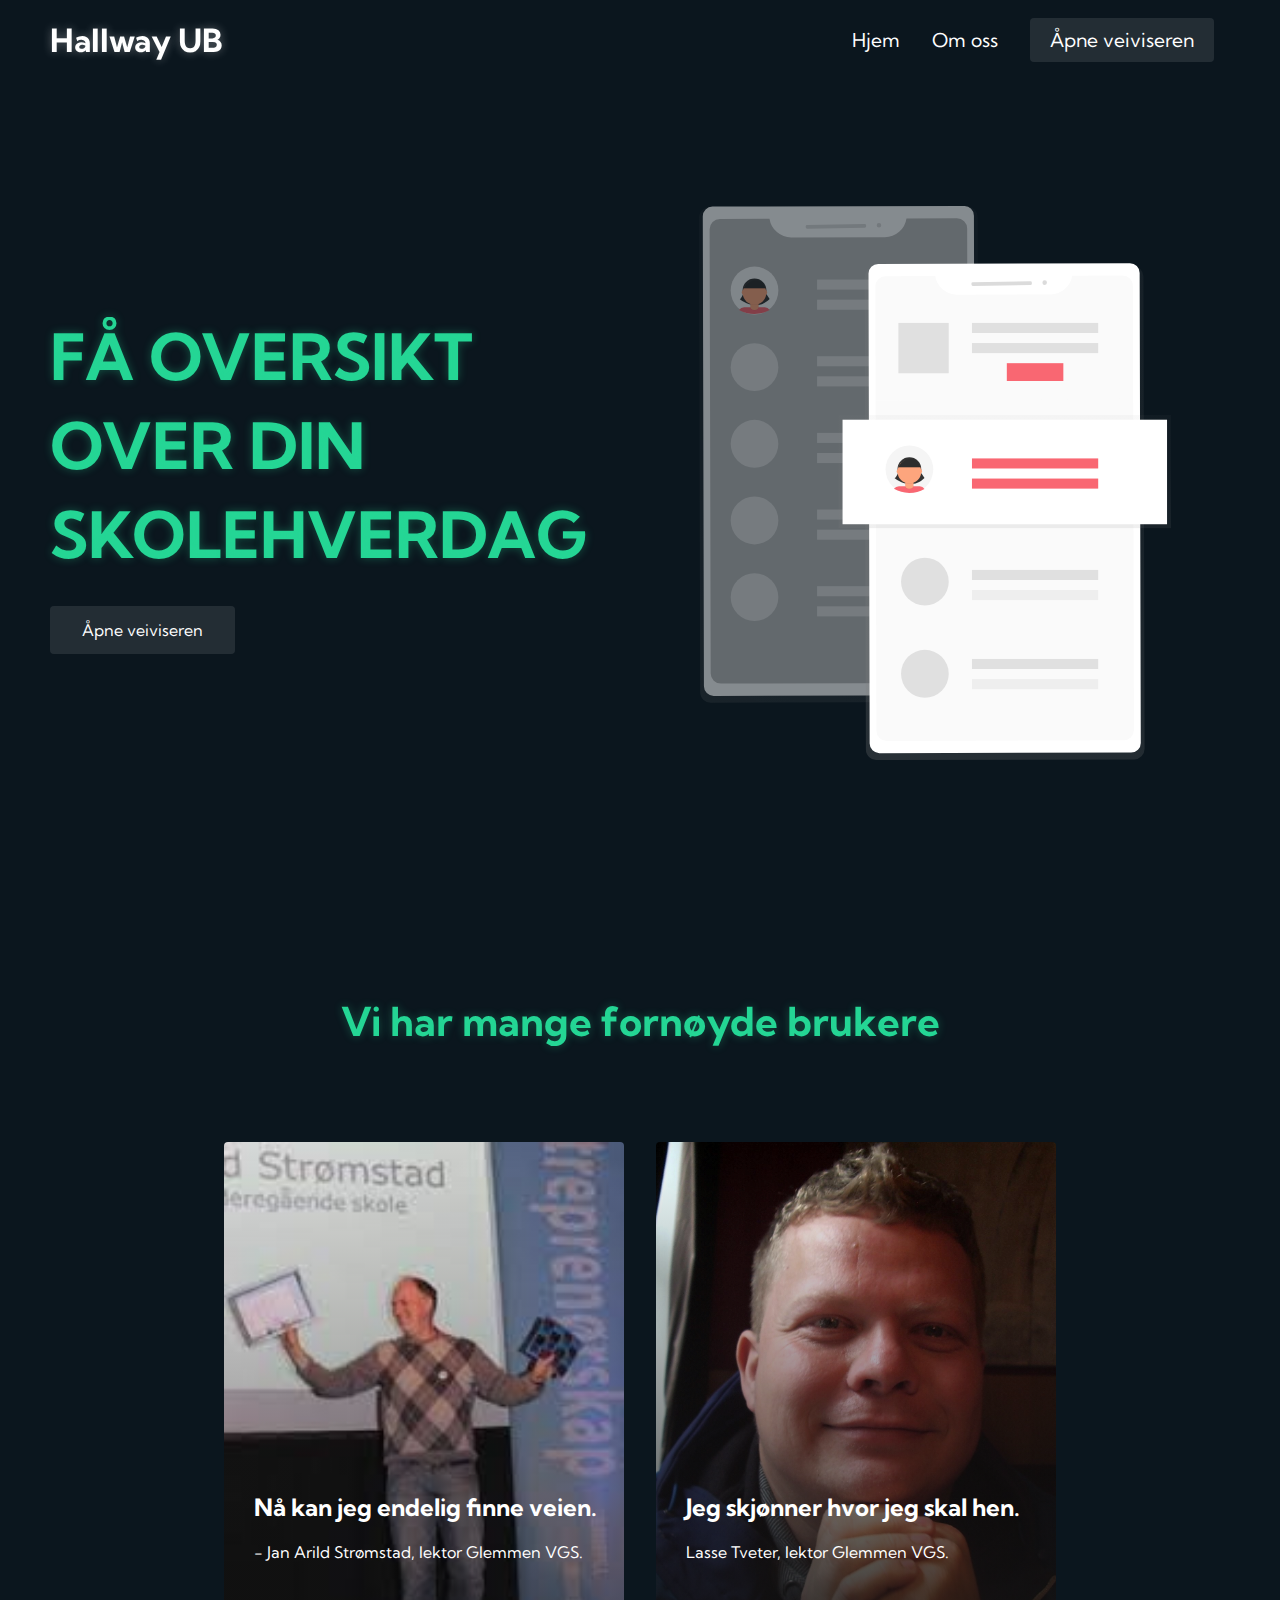
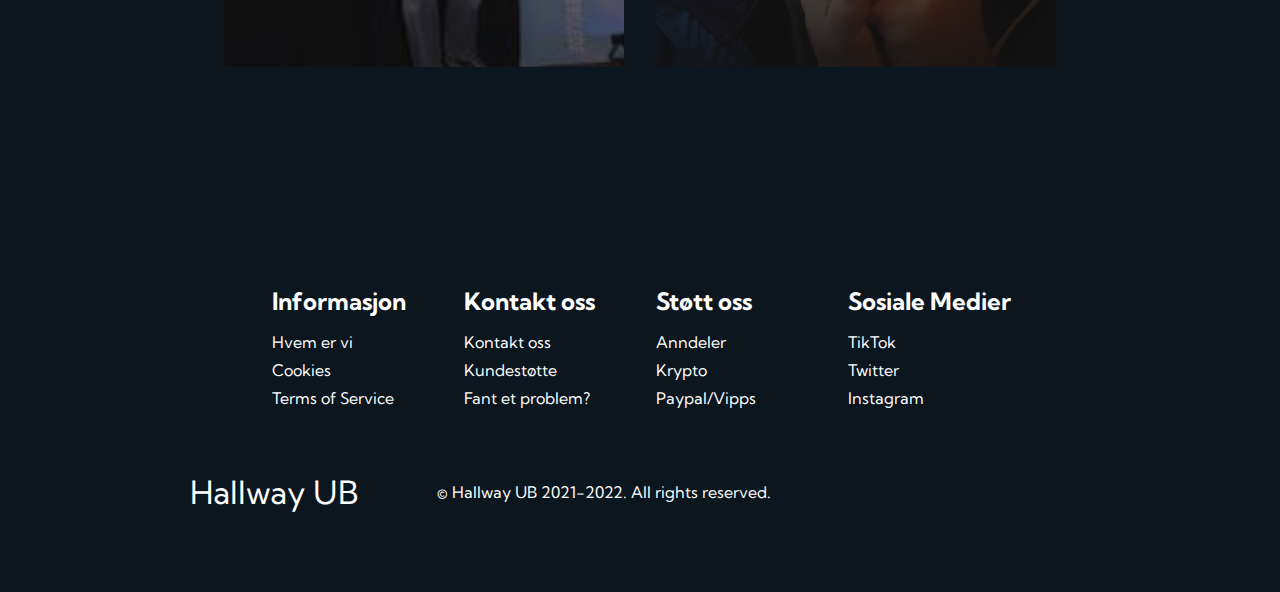
<file: index.html>
<!DOCTYPE html>
<html lang="en">
  <head>
    <!-- Header Section -->
    <meta charset="UTF-8" />
    <meta name="viewport" content="width=device-width, initial-scale=1.0" />
    <title>Hallway UB | Norges beste ungdomsbedrift</title>
    <link rel="stylesheet" href="styles.css" />
    <link
      rel="stylesheet"
      href="https://use.fontawesome.com/releases/v5.14.0/css/all.css"
      integrity="sha384-HzLeBuhoNPvSl5KYnjx0BT+WB0QEEqLprO+NBkkk5gbc67FTaL7XIGa2w1L0Xbgc"
      crossorigin="anonymous"
    />
    <link
      href="https://fonts.googleapis.com/css2?family=Kumbh+Sans:wght@400;700&display=swap"
      rel="stylesheet"
    />
  </head>
  <body>
    <!-- Navbar Section -->
    <nav class="navbar">
      <div class="navbar__container">
        <a href="/" id="navbar__logo"><i class=""></i>Hallway UB</a>
        <div class="navbar__toggle" id="mobile-menu">
          <span class="bar"></span> <span class="bar"></span>
          <span class="bar"></span>
        </div>
        <ul class="navbar__menu">
          <li class="navbar__item">
            <a href="/" class="navbar__links">Hjem</a>
          </li>
          <li class="navbar__item">
            <a href="/about.html" class="navbar__links">Om&nbsp;oss</a>
          </li>
          <li class="navbar__btn"><a href="https://www.youtube.com/watch?v=dQw4w9WgXcQ" class="button">Åpne veiviseren</a></li>
        </ul>
      </div>
    </nav>

    <!-- Hero Section -->
    <div class="main">
      <div class="main__container">
        <div class="main__content">
          <h1>FÅ OVERSIKT</h1>
          <h2>OVER DIN</h2>
          <h3>SKOLEHVERDAG</h3>
          <button class="main__btn"><a href="https://www.youtube.com/watch?v=dQw4w9WgXcQ">Åpne veiviseren</a></button>
        </div>
        <div class="main__img--container">
          <img id="main__img" src="images/pic1.svg" />
        </div>
      </div>
    </div>

    <!-- Services Section -->
    <div class="services">
      <h1>Vi har mange fornøyde brukere</h1>
      <div class="services__container">
        <div class="services__card">
          <h2>Nå kan jeg endelig finne veien.</h2>
          <p>- Jan Arild Strømstad, lektor Glemmen VGS.</p>
        </div>
        <div class="services__card">
          <h2>Jeg skjønner hvor jeg skal hen.</h2>
          <p>Lasse Tveter, lektor Glemmen VGS.</p>
        </div>
      </div>
    </div>

    <!-- Footer Section -->
    <div class="footer__container">
      <div class="footer__links">
        <div class="footer__link--wrapper">
          <div class="footer__link--items">
            <h2>Informasjon</h2>
            <a href="/sign__up">Hvem er vi</a> <a href="/">Cookies</a>
            <a href="/">Terms of Service</a>
          </div>
          <div class="footer__link--items">
            <h2>Kontakt oss</h2>
            <a href="/">Kontakt oss</a> <a href="/">Kundestøtte</a>
            <a href="/">Fant et problem?</a> 
          </div>
        </div>
        <div class="footer__link--wrapper">
          <div class="footer__link--items">
            <h2>Støtt oss</h2>
            <a href="/">Anndeler</a> <a href="/">Krypto</a>
            <a href="/">Paypal/Vipps</a>
          </div>
          <div class="footer__link--items">
            <h2>Sosiale&nbsp;Medier</h2>
            <a href="/">TikTok</a> <a href="/">Twitter</a>
            <a href="/">Instagram</a>
          </div>
        </div>
      </div>
      <section class="social__media">
        <div class="social__media--wrap">
          <div class="footer__logo">
            <a href="/" id="footer__logo"><i class=""></i>Hallway UB</a>
          </div>
          <p class="website__rights">© Hallway UB 2021-2022. All rights reserved.</p>
          <div class="social__icons">
            <a
              class="social__icon--link"
              href="/"
              target="_blank"
              aria-label="Facebook"
            >
              <i class="fab fa-facebook"></i>
            </a>
            <a
              class="social__icon--link"
              href="/"
              target="_blank"
              aria-label="Instagram"
            >
              <i class="fab fa-instagram"></i>
            </a>
            <a
              class="social__icon--link"
              href="/"
              target="_blank"
              aria-label="Youtube"
            >
              <i class="fab fa-youtube"></i>
            </a>
            <a
              class="social__icon--link"
              href="/"
              target="_blank"
              aria-label="Twitter"
            >
              <i class="fab fa-twitter"></i>
            </a>
            <a
              class="social__icon--link"
              href="/"
              target="_blank"
              aria-label="LinkedIn"
            >
              <i class="fab fa-linkedin"></i>
            </a>
          </div>
        </div>
      </section>
    </div>
    <script src="app.js"></script>
  </body>
</html>
</file>
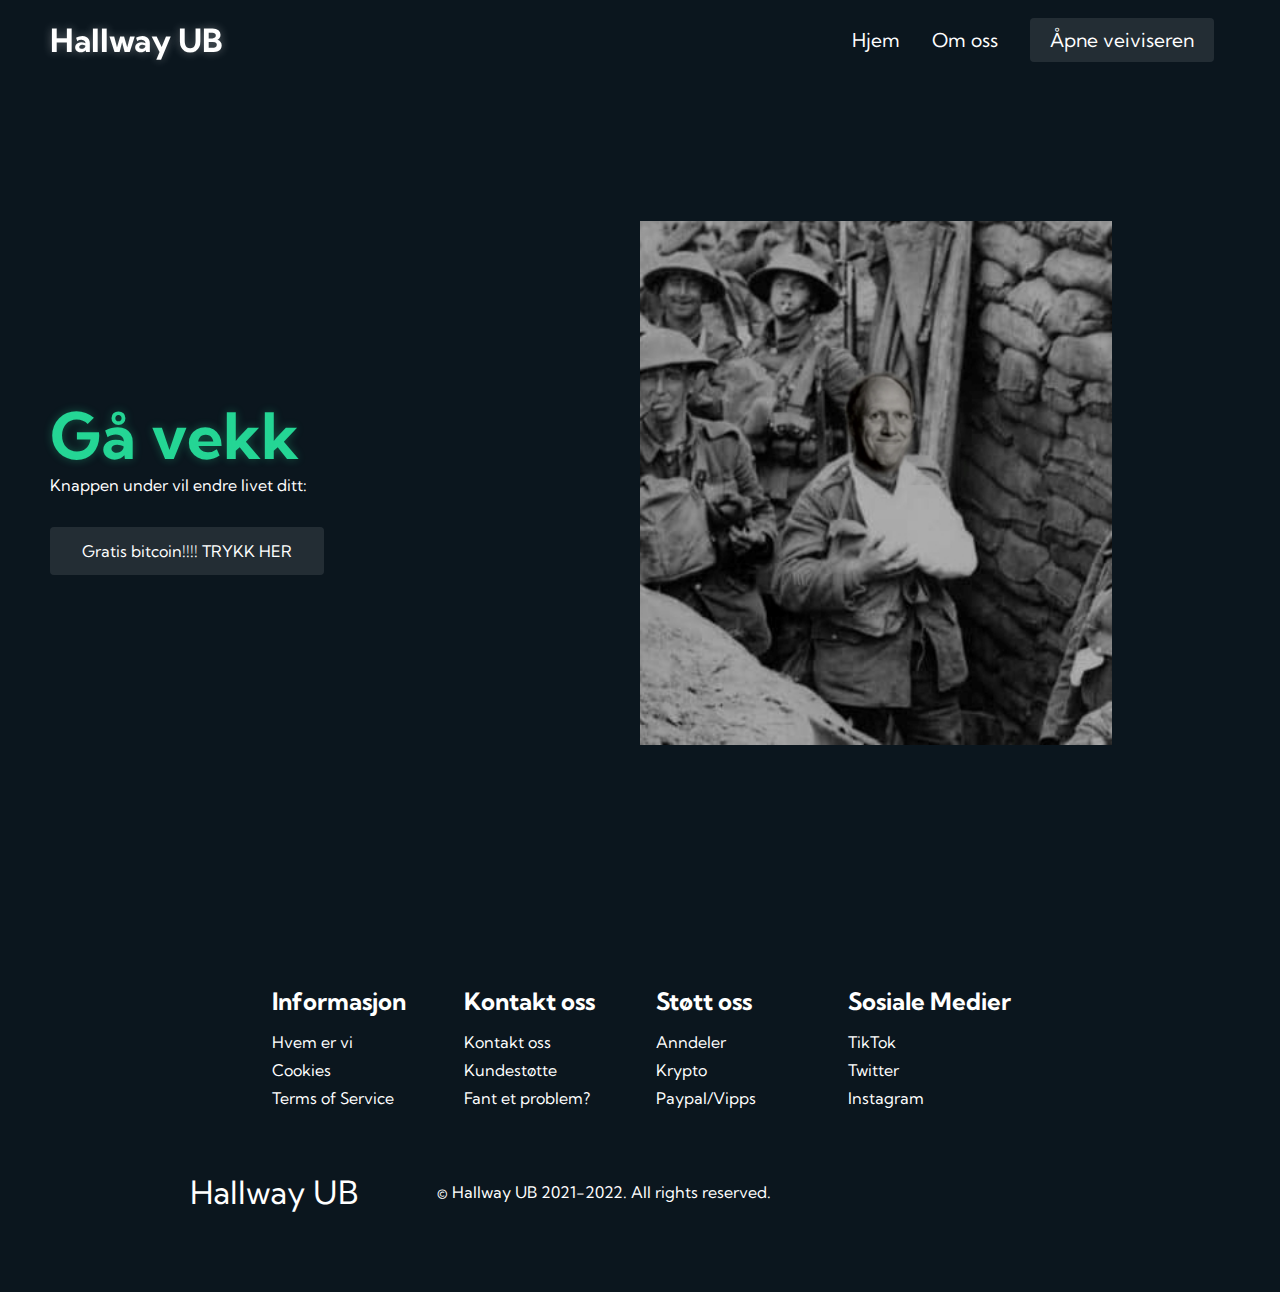
<file: about.html>
<!DOCTYPE html>
<html lang="en">
  <head>
    <!-- Header Section -->
    <meta charset="UTF-8" />
    <meta name="viewport" content="width=device-width, initial-scale=1.0" />
    <title>Hallway UB | Norges beste ungdomsbedrift</title>
    <link rel="stylesheet" href="styles.css" />
    <link
      rel="stylesheet"
      href="https://use.fontawesome.com/releases/v5.14.0/css/all.css"
      integrity="sha384-HzLeBuhoNPvSl5KYnjx0BT+WB0QEEqLprO+NBkkk5gbc67FTaL7XIGa2w1L0Xbgc"
      crossorigin="anonymous"
    />
    <link
      href="https://fonts.googleapis.com/css2?family=Kumbh+Sans:wght@400;700&display=swap"
      rel="stylesheet"
    />
  </head>
  <body>
    <nav class="navbar">
      <div class="navbar__container">
        <a href="/" id="navbar__logo"><i class=""></i>Hallway UB</a>
        <div class="navbar__toggle" id="mobile-menu">
          <span class="bar"></span> <span class="bar"></span>
          <span class="bar"></span>
        </div>
        <ul class="navbar__menu">
          <li class="navbar__item">
            <a href="/" class="navbar__links">Hjem</a>
          </li>
          <li class="navbar__item">
            <a href="/about.html" class="navbar__links">Om&nbsp;oss</a>
          </li>
          <li class="navbar__btn"><a href="https://www.youtube.com/watch?v=dQw4w9WgXcQ" class="button">Åpne veiviseren</a></li>
        </ul>
      </div>
    </nav>
    </nav>
    <div class="main">
      <div class="main__container">
        <div class="main__content">
          <h1>Gå vekk</h1>
          <p>Knappen under vil endre livet ditt:</p>
          <button class="main__btn"><a href="https://sketchywebsite.net/">Gratis bitcoin!!!! TRYKK HER</a></button>
        </div>
        <div class="main__img-container">
          <img id="main__img" src="images/Tysklandtur (2).jpg" />
        </div>
      </div>
    </div>
    <div class="footer__container">
      <div class="footer__links">
        <div class="footer__link--wrapper">
          <div class="footer__link--items">
            <h2>Informasjon</h2>
            <a href="/sign__up">Hvem er vi</a> <a href="/">Cookies</a>
            <a href="/">Terms of Service</a>
          </div>
          <div class="footer__link--items">
            <h2>Kontakt oss</h2>
            <a href="/">Kontakt oss</a> <a href="/">Kundestøtte</a>
            <a href="/">Fant et problem?</a> 
          </div>
        </div>
        <div class="footer__link--wrapper">
          <div class="footer__link--items">
            <h2>Støtt oss</h2>
            <a href="/">Anndeler</a> <a href="/">Krypto</a>
            <a href="/">Paypal/Vipps</a>
          </div>
          <div class="footer__link--items">
            <h2>Sosiale&nbsp;Medier</h2>
            <a href="/">TikTok</a> <a href="/">Twitter</a>
            <a href="/">Instagram</a>
          </div>
        </div>
      </div>
      <section class="social__media">
        <div class="social__media--wrap">
          <div class="footer__logo">
            <a href="/" id="footer__logo"><i class=""></i>Hallway UB</a>
          </div>
          <p class="website__rights">© Hallway UB 2021-2022. All rights reserved.</p>
          <div class="social__icons">
            <a
              class="social__icon--link"
              href="/"
              target="_blank"
              aria-label="Facebook"
            >
              <i class="fab fa-facebook"></i>
            </a>
            <a
              class="social__icon--link"
              href="/"
              target="_blank"
              aria-label="Instagram"
            >
              <i class="fab fa-instagram"></i>
            </a>
            <a
              class="social__icon--link"
              href="/"
              target="_blank"
              aria-label="Youtube"
            >
              <i class="fab fa-youtube"></i>
            </a>
            <a
              class="social__icon--link"
              href="/"
              target="_blank"
              aria-label="Twitter"
            >
              <i class="fab fa-twitter"></i>
            </a>
            <a
              class="social__icon--link"
              href="/"
              target="_blank"
              aria-label="LinkedIn"
            >
              <i class="fab fa-linkedin"></i>
            </a>
          </div>
        </div>
      </section>
    </div>

    <script src="app.js"></script>
  </body>
</html>
</file>
<file: styles.css>
* {
  box-sizing: border-box;
  margin: 0;
  padding: 0;
  font-family: 'Kumbh Sans', sans-serif;
}

.navbar {
  background: #0b161e;
  height: 80px;
  display: flex;
  justify-content: center;
  align-items: center;
  font-size: 1.2rem;
  position: sticky;
  top: 0;
  z-index: 999;
}

.navbar__container {
  display: flex;
  justify-content: space-between;
  height: 80px;
  z-index: 1;
  width: 100%;
  max-width: 1300px;
  margin-right: auto;
  margin-left: auto;
  padding-right: 50px;
  padding-left: 50px;
}

#navbar__logo {
  background-color: #ffffff;
  background-size: 100%;
  -webkit-background-clip: text;
  -moz-background-clip: text;
  -webkit-text-fill-color: transparent;
  -moz-text-fill-color: transparent;
  display: flex;
  align-items: center;
  cursor: pointer;
  text-decoration: none;
  font-size: 2rem;
  font-weight: 700;
  text-shadow: 0px 0px 10px rgba(255, 255, 255, 0.32);
}

.fa-gem {
  margin-right: 0.5rem;
}

.navbar__menu {
  display: flex;
  align-items: center;
  list-style: none;
  text-align: center;
}

.navbar__item {
  height: 80px;
}

.navbar__links {
  color: #fff;
  display: flex;
  align-items: center;
  justify-content: center;
  text-decoration: none;
  padding: 0 1rem;
  height: 100%;
}

.navbar__btn {
  display: flex;
  justify-content: center;
  align-items: center;
  padding: 0 1rem;
  width: 100%;
}

.button {
  display: flex;
  justify-content: center;
  align-items: center;
  text-decoration: none;
  padding: 10px 20px;
  height: 100%;
  width: 100%;
  border: none;
  outline: none;
  border-radius: 4px;
  background: rgba(255, 255, 255, 0.1);
  color: #fff;
}

.button:hover {
  background: #4837ff;
  transition: all 0.3s ease;
}

.navbar__links:hover {
  color: #25d695;
  transition: all 0.3s ease;
}

@media screen and (max-width: 960px) {
  .navbar__container {
    display: flex;
    justify-content: space-between;
    height: 80px;
    z-index: 1;
    width: 100%;
    max-width: 1300px;
    padding: 0;
  }

  .navbar__menu {
    display: grid;
    grid-template-columns: auto;
    margin: 0;
    width: 100%;
    position: absolute;
    top: -1000px;
    opacity: 1;
    transition: all 0.5s ease;
    height: 50vh;
    z-index: -1;
  }

  .navbar__menu.active {
    background: #0b161e;
    top: 100%;
    opacity: 1;
    transition: all 0.5s ease;
    z-index: 99;
    height: 50vh;
    font-size: 1.6rem;
  }

  #navbar__logo {
    padding-left: 25px;
  }

  .navbar__toggle .bar {
    width: 25px;
    height: 3px;
    margin: 5px auto;
    transition: all 0.3s ease-in-out;
    background: #fff;
  }

  .navbar__item {
    width: 100%;
  }

  .navbar__links {
    text-align: center;
    padding: 2rem;
    width: 100%;
    display: table;
  }

  .navbar__btn {
    padding-bottom: 2rem;
  }

  .button {
    display: flex;
    justify-content: center;
    align-items: center;
    width: 80%;
    height: 80px;
    margin: 0;
  }

  #mobile-menu {
    position: absolute;
    top: 20%;
    right: 5%;
    transform: translate(5%, 20%);
  }

  .navbar__toggle .bar {
    display: block;
    cursor: pointer;
  }

  #mobile-menu.is-active .bar:nth-child(2) {
    opacity: 0;
  }

  #mobile-menu.is-active .bar:nth-child(1) {
    transform: translateY(8px) rotate(45deg);
  }

  #mobile-menu.is-active .bar:nth-child(3) {
    transform: translateY(-8px) rotate(-45deg);
  }
}

/* Main Content CSS */
.main {
  background-color: #0b161e;
}

.main__container {
  display: grid;
  grid-template-columns: 1fr 1fr;
  align-items: center;
  justify-self: center;
  margin: 0 auto;
  height: 90vh;
  background-color: #0b161e;
  z-index: 1;
  width: 100%;
  max-width: 1300px;
  padding-right: 50px;
  padding-left: 50px;
}

.main__content {
  color: #fff;
  width: 100%;
}

.main__content h1 {
  font-size: 4rem;
  background-color: #25d695;
  text-shadow: 0px 0px 10px rgb(37 214 149 / 32%);
  background-size: 100%;
  -webkit-background-clip: text;
  -moz-background-clip: text;
  -webkit-text-fill-color: transparent;
  -moz-text-fill-color: transparent;
}

.main__content h2 {
  font-size: 4rem;
  margin-top: 10px;
  background-color: #25d695;
  text-shadow: 0px 0px 10px rgb(37 214 149 / 32%);
  background-size: 100%;
  -webkit-background-clip: text;
  -moz-background-clip: text;
  -webkit-text-fill-color: transparent;
  -moz-text-fill-color: transparent;
}

.main__content h3 {
  font-size: 4rem;
  margin-top: 10px;
  background-color: #25d695;
  text-shadow: 0px 0px 10px rgb(37 214 149 / 32%);
  background-size: 100%;
  -webkit-background-clip: text;
  -moz-background-clip: text;
  -webkit-text-fill-color: transparent;
  -moz-text-fill-color: transparent;
}

.main__btn {
  font-size: 1rem;
  background-color: rgba(255, 255, 255, 0.1);
  padding: 14px 32px;
  border: none;
  border-radius: 4px;
  color: #fff;
  margin-top: 2rem;
  cursor: pointer;
  position: relative;
  transition: all 0.35s;
  outline: none;
}

.main__btn a {
  position: relative;
  z-index: 2;
  color: #fff;
  text-decoration: none;
}

.main__btn:after {
  position: absolute;
  content: '';
  top: 0;
  left: 0;
  width: 0;
  height: 100%;
  background: #4837ff;
  transition: all 0.35s;
  border-radius: 4px;
}

.main__btn:hover {
  color: #fff;
}

.main__btn:hover:after {
  width: 100%;
}

.main__img--container {
  text-align: center;
}

#main__img {
  height: 80%;
  width: 80%;
}

/* Mobile Responsive */
@media screen and (max-width: 768px) {
  .main__container {
    display: grid;
    grid-template-columns: auto;
    align-items: center;
    justify-self: center;
    width: 100%;
    margin: 0 auto;
    height: 90vh;
  }

  .main__content {
    text-align: center;
    margin-bottom: 4rem;
  }

  .main__content h1 {
    font-size: 2.5rem;
    margin-top: 2rem;
  }

  .main__content h2 {
    font-size: 3rem;
  }

  .main__content p {
    margin-top: 1rem;
    font-size: 1.5rem;
  }
}

@media screen and (max-width: 480px) {
  .main__content h1 {
    font-size: 2rem;
    margin-top: 3rem;
  }

  .main__content h2 {
    font-size: 2rem;
  }

  .main__content p {
    margin-top: 2rem;
    font-size: 1.5rem;
  }

  .main__btn {
    padding: 12px 36px;
    margin: 2.5rem 0;
  }
}

/* Services Section */
.services {
  background: #0b161e;
  display: flex;
  flex-direction: column;
  justify-content: center;
  align-items: center;
  height: 100vh;
}

.services h1 {
  background-color: #25d695;
  text-shadow: 0px 0px 10px rgb(37 214 149 / 32%);
  background-size: 100%;
  -webkit-background-clip: text;
  -moz-background-clip: text;
  -webkit-text-fill-color: transparent;
  -moz-text-fill-color: transparent;
  margin-bottom: 5rem;
  font-size: 2.5rem;
}

.services__container {
  display: flex;
  justify-content: center;
  flex-wrap: wrap;
}

.services__card {
  margin: 1rem;
  height: 525px;
  width: 400px;
  border-radius: 4px;
  background-image: linear-gradient(
      to bottom,
      rgba(0, 0, 0, 0) 0%,
      rgba(17, 17, 17, 0.6) 100%
    ),
    url('/images/JanArild.jpg');
  background-size: cover;
  position: relative;
  color: #fff;
}

.services__card:before {
  opacity: 0.2;
}

.services__card:nth-child(2) {
  background-image: linear-gradient(
      to bottom,
      rgba(0, 0, 0, 0) 0%,
      rgba(17, 17, 17, 0.9) 100%
    ),
    url('/images/LasseCrop.jpg');
}

.services__card h2 {
  position: absolute;
  top: 350px;
  left: 30px;
}

.services__card p {
  position: absolute;
  top: 400px;
  left: 30px;
}

.services__card button {
  color: #fff;
  padding: 10px 20px;
  border: none;
  outline: none;
  border-radius: 4px;
  background: #f77062;
  position: absolute;
  top: 440px;
  left: 30px;
  font-size: 1rem;
}

.services__card button:hover {
  cursor: pointer;
}

.services__card:hover {
  transform: scale(1.075);
  transition: 0.2s ease-in;
  cursor: pointer;
}

@media screen and (max-width: 960px) {
  .services {
    height: 1600px;
  }

  .services h1 {
    font-size: 2rem;
    margin-top: 12rem;
  }
}

@media screen and (max-width: 480px) {
  .services {
    height: 1400px;
  }

  .services h1 {
    font-size: 1.2rem;
  }

  .services__card {
    width: 300px;
  }
}

/* Footer CSS */
.footer__container {
  background-color: #0b161e;
  padding: 5rem 0;
  display: flex;
  flex-direction: column;
  justify-content: center;
  align-items: center;
}

#footer__logo {
  color: #fff;
  display: flex;
  align-items: center;
  cursor: pointer;
  text-decoration: none;
  font-size: 2rem;
}

.footer__links {
  width: 100%;
  max-width: 1000px;
  display: flex;
  justify-content: center;
}

.footer__link--wrapper {
  display: flex;
}

.footer__link--items {
  display: flex;
  flex-direction: column;
  align-items: flex-start;
  margin: 16px;
  text-align: left;
  width: 160px;
  box-sizing: border-box;
}

.footer__link--items h2 {
  margin-bottom: 16px;
}

.footer__link--items > h2 {
  color: #ffffff;
}

.footer__link--items a {
  color: #fff;
  text-decoration: none;
  margin-bottom: 0.5rem;
}

.footer__link--items a:hover {
  color: #e9e9e9;
  transition: 0.3s ease-out;
}

/* Social Icons */
.social__icon--link {
  color: #fff;
  font-size: 24px;
}

.social__media {
  max-width: 1000px;
  width: 100%;
}

.social__media--wrap {
  display: flex;
  justify-content: space-between;
  align-items: center;
  width: 90%;
  max-width: 1000px;
  margin: 40px auto 0 auto;
}

.social__icons {
  display: flex;
  justify-content: space-between;
  align-items: center;
  width: 240px;
}

.social__logo {
  color: #fff;
  justify-self: start;
  margin-left: 20px;
  cursor: pointer;
  text-decoration: none;
  font-size: 2rem;
  display: flex;
  align-items: center;
  margin-bottom: 16px;
}

.website__rights {
  color: #fff;
}

@media screen and (max-width: 820px) {
  .footer__links {
    padding-top: 2rem;
  }

  #footer__logo {
    margin-bottom: 2rem;
  }

  .website__rights {
    margin-bottom: 2rem;
  }

  .footer__link--wrapper {
    flex-direction: column;
  }

  .social__media--wrap {
    flex-direction: column;
  }
}

@media screen and (max-width: 480px) {
  .footer__link--items {
    margin: 0;
    padding: 10px;
    width: 100%;
  }
}
</file>
